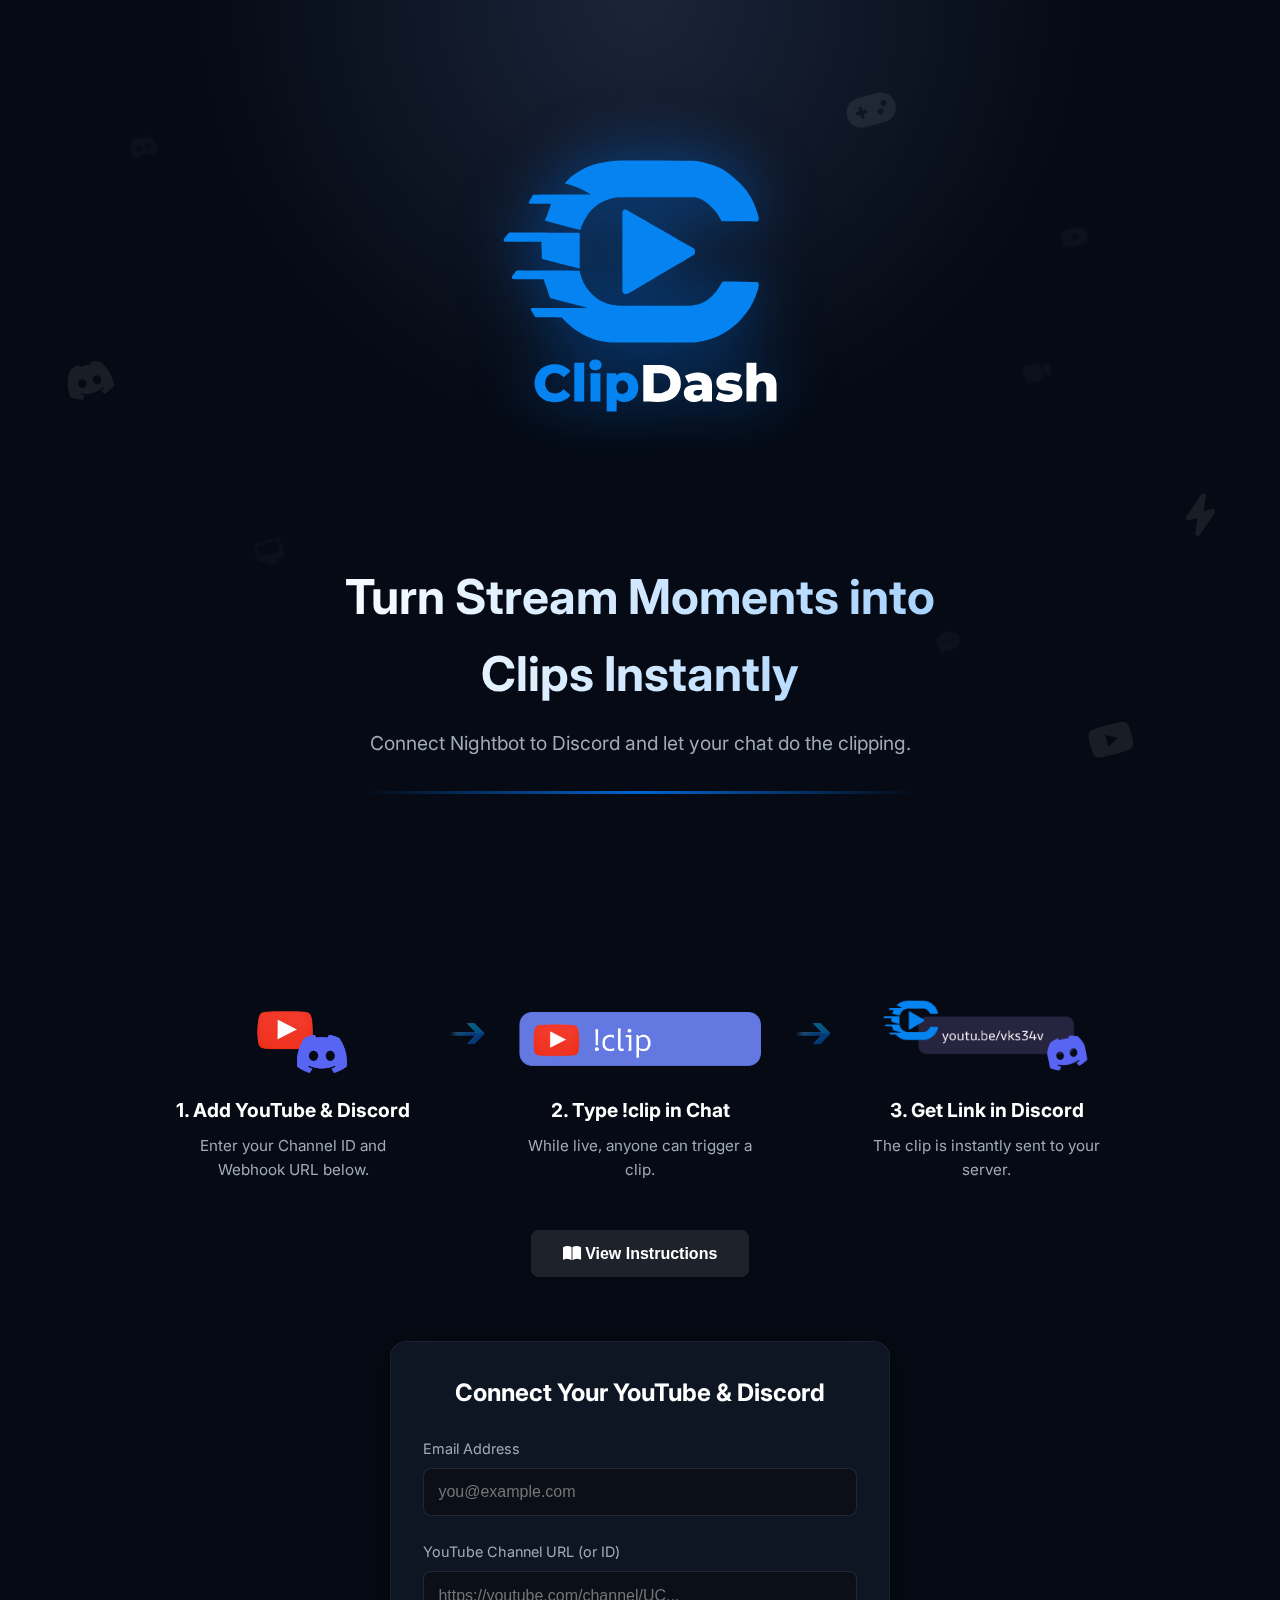
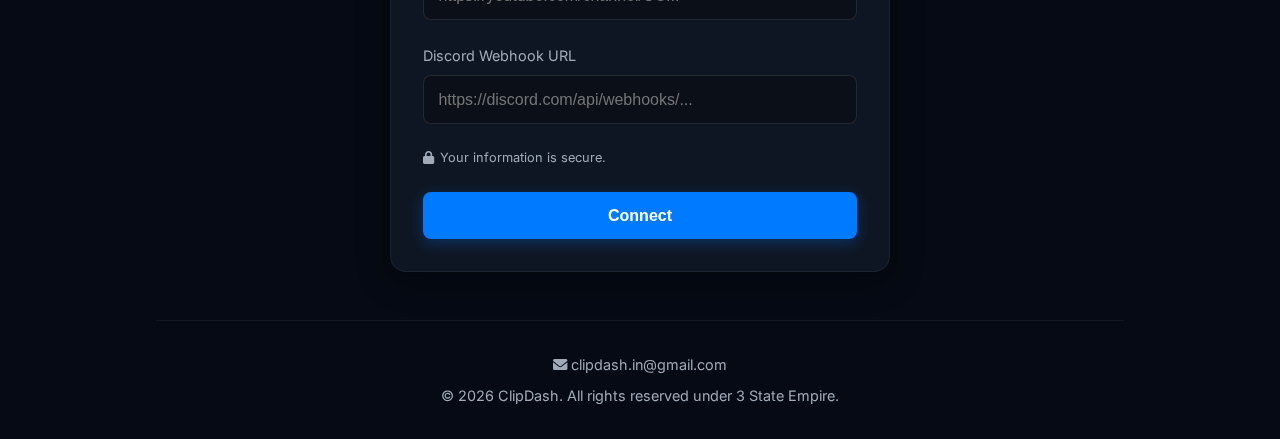
<file: public/index.html>
<!DOCTYPE html>
<html lang="en">

<head>
    <meta charset="UTF-8">
    <meta name="viewport" content="width=device-width, initial-scale=1.0">
    <meta name="theme-color" content="#050a14">
    <title>ClipDash - Automate Your Clips</title>
    <!-- Favicon -->
    <link rel="icon" href="assets/clipdashtab-removedbg.png">
    <!-- Google Fonts -->
    <link href="https://fonts.googleapis.com/css2?family=Inter:wght@400;600;800&display=swap" rel="stylesheet">
    <link rel="stylesheet" href="https://cdnjs.cloudflare.com/ajax/libs/font-awesome/6.0.0/css/all.min.css">
    <!-- Custom CSS -->
    <link rel="stylesheet" href="css/style.css">
</head>

<body>
    <!-- Parallax Background -->
    <div class="parallax-container">
        <!-- Back Layer (Slower, Darker) -->
        <div class="parallax-layer layer-back">
            <i class="fab fa-discord p-icon" style="top: 15%; left: 10%;"></i>
            <i class="fab fa-youtube p-icon" style="top: 25%; right: 15%;"></i>
            <i class="fas fa-desktop p-icon" style="top: 60%; left: 20%;"></i>
            <i class="fas fa-comment-dots p-icon" style="top: 70%; right: 25%;"></i>
            <i class="fas fa-video p-icon" style="top: 40%; left: 80%;"></i>
        </div>

        <!-- Front Layer (Faster, Brighter) -->
        <div class="parallax-layer layer-front">
            <i class="fab fa-discord p-icon" style="top: 40%; left: 5%;"></i>
            <i class="fas fa-gamepad p-icon" style="top: 10%; right: 30%;"></i>
            <i class="fab fa-youtube p-icon" style="top: 80%; left: 85%;"></i>
            <i class="fas fa-bolt p-icon" style="top: 55%; right: 5%;"></i>
        </div>
    </div>

    <!-- Instructions Modal -->
    <div id="instructionsModal" class="modal">
        <div class="modal-content">
            <span class="close-btn">&times;</span>
            <h2>📖 Setup Instructions</h2>
            <!-- PDF Viewer -->
            <div class="pdf-container">
                <iframe src="assets/instructions.pdf" width="100%" height="400px">
                </iframe>
            </div>
            <div class="modal-actions">
                <a href="assets/instructions.pdf" download class="btn btn-secondary">
                    <i class="fas fa-download"></i> Download PDF
                </a>
            </div>
        </div>
    </div>

    <div class="container">
        <div class="landing-section">
            <!-- Logo Header -->
            <header class="header">
                <div class="logo">
                    <img src="assets/clipdash-1.svg" alt="ClipDash Logo" class="logo-img">
                </div>
            </header>

            <!-- Hero Section -->
            <section class="hero">
                <h1>Turn Stream Moments into Clips Instantly</h1>
                <p class="subtitle">Connect Nightbot to Discord and let your chat do the clipping.</p>
                <div class="separator"></div>
            </section>
        </div>

        <!-- How It Works -->
        <section class="how-it-works">
            <div class="step">
                <div class="icon-box">
                    <img src="assets/ytdis.drawio.svg" alt="Add YouTube & Discord">
                </div>
                <h3>1. Add YouTube & Discord</h3>
                <p>Enter your Channel ID and Webhook URL below.</p>
            </div>

            <div class="step-arrow">
                <img src="assets/arrow.drawio.svg" alt="Arrow">
            </div>

            <div class="step">
                <div class="icon-box">
                    <img src="assets/clipbox.drawio.svg" alt="Type !clip">
                </div>
                <h3>2. Type !clip in Chat</h3>
                <p>While live, anyone can trigger a clip.</p>
            </div>

            <div class="step-arrow">
                <img src="assets/arrow.drawio.svg" alt="Arrow">
            </div>

            <div class="step">
                <div class="icon-box">
                    <img src="assets/dashdis.drawio.svg" alt="Get Link">
                </div>
                <h3>3. Get Link in Discord</h3>
                <p>The clip is instantly sent to your server.</p>
            </div>
        </section>

        <!-- Instructions CTA -->
        <div class="cta-container">
            <button id="openInstructionsBtn" class="btn btn-info">
                <i class="fas fa-book-open"></i> View Instructions
            </button>
        </div>

        <!-- Connect Form -->
        <section class="connect-section">
            <div class="card">
                <h2>Connect Your YouTube & Discord</h2>

                <form id="connectForm">
                    <div class="form-group">
                        <label for="emailInput">Email Address</label>
                        <input type="email" id="emailInput" placeholder="you@example.com" required>
                    </div>

                    <div class="form-group">
                        <label for="channelUrl">YouTube Channel URL (or ID)</label>
                        <input type="text" id="channelUrl" placeholder="https://youtube.com/channel/UC..." required>
                    </div>

                    <div class="form-group">
                        <label for="webhookUrl">Discord Webhook URL</label>
                        <input type="text" id="webhookUrl" placeholder="https://discord.com/api/webhooks/..." required>
                    </div>

                    <p class="security-note"><i class="fas fa-lock"></i> Your information is secure.</p>

                    <button type="submit" class="btn btn-primary" id="connectBtn">Connect</button>
                </form>

                <!-- Success State (Hidden by default) -->
                <div id="successState" class="hidden">
                    <div class="success-icon">
                        <i class="fas fa-check-circle"></i>
                    </div>
                    <h3>Connected!</h3>
                    <p>Copy this command into your Nightbot dashboard:</p>

                    <div class="command-box">
                        <code id="nightbotCommand">$(urlfetch https://...)</code>
                        <button id="copyBtn" class="btn-icon" title="Copy"><i class="fas fa-copy"></i></button>
                    </div>
                    <p class="success-hint">Done! Type !clip in your chat to test.</p>
                    <button id="resetBtn" class="btn btn-text">Connect Another</button>
                </div>
            </div>
        </section>

        <!-- Footer -->
        <footer class="footer">
            <div class="contact-links">
                <a href="mailto:clipdash.in@gmail.com"><i class="fas fa-envelope"></i> clipdash.in@gmail.com</a>
            </div>
            <p>&copy; 2026 ClipDash. All rights reserved under 3 State Empire.</p>
        </footer>
    </div>

    <!-- Scripts -->
    <script src="js/app.js"></script>
</body>

</html>
</file>
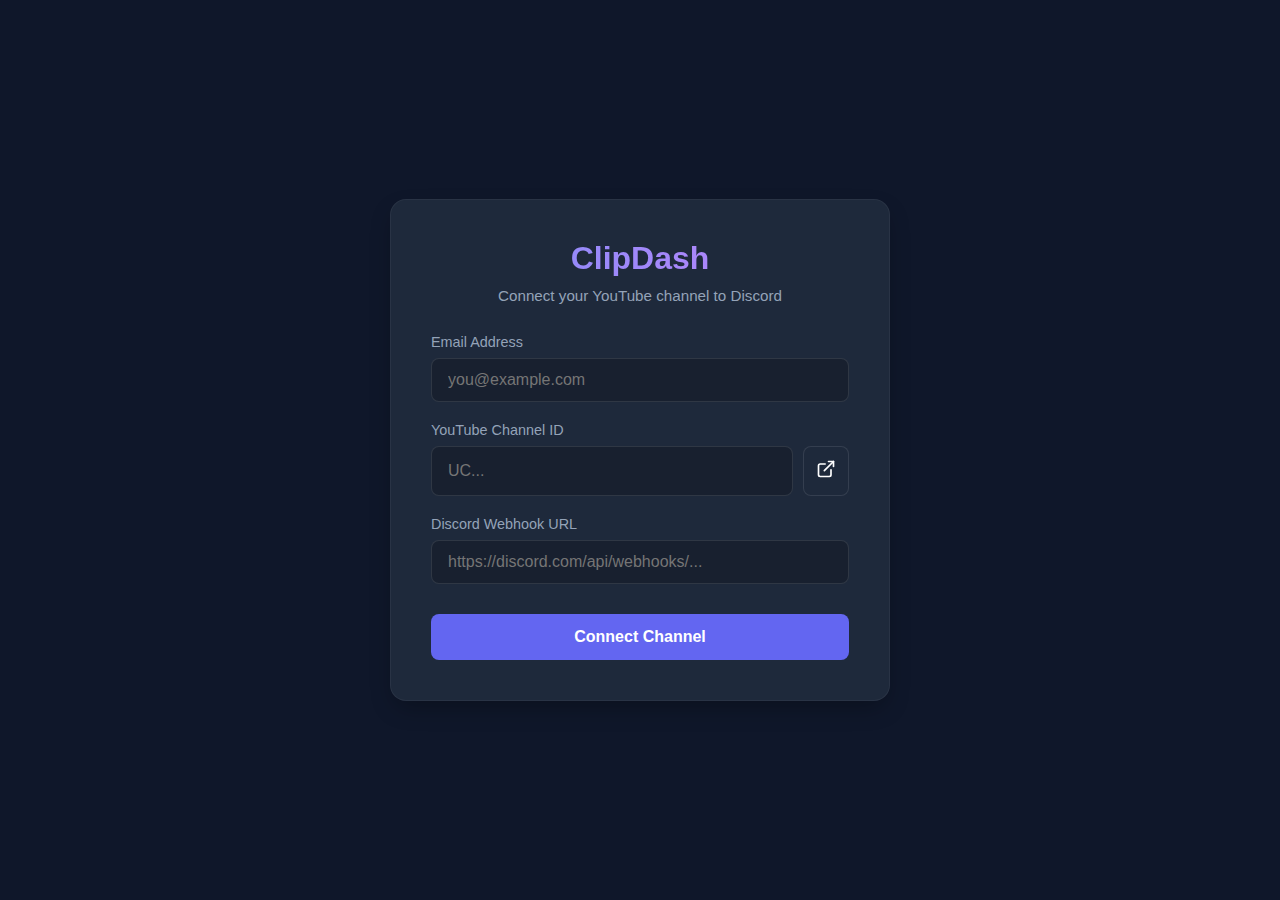
<file: signup.html>
<!DOCTYPE html>
<html lang="en">

<head>
    <meta charset="UTF-8">
    <meta name="viewport" content="width=device-width, initial-scale=1.0">
    <title>ClipDash | Signup</title>
    <style>
        :root {
            --bg-color: #0f172a;
            --card-bg: #1e293b;
            --text-primary: #f8fafc;
            --text-secondary: #94a3b8;
            --accent-color: #6366f1;
            --accent-hover: #4f46e5;
            --error-color: #ef4444;
            --success-color: #22c55e;
        }

        * {
            box-sizing: border-box;
            margin: 0;
            padding: 0;
            font-family: 'Inter', -apple-system, BlinkMacSystemFont, "Segoe UI", Roboto, Helvetica, Arial, sans-serif;
        }

        body {
            background-color: var(--bg-color);
            color: var(--text-primary);
            display: flex;
            justify-content: center;
            align-items: center;
            min-height: 100vh;
            padding: 20px;
        }

        .container {
            background-color: var(--card-bg);
            padding: 40px;
            border-radius: 16px;
            box-shadow: 0 10px 25px -5px rgba(0, 0, 0, 0.3);
            width: 100%;
            max-width: 500px;
            border: 1px solid rgba(255, 255, 255, 0.05);
        }

        h1 {
            text-align: center;
            margin-bottom: 10px;
            font-size: 2rem;
            background: linear-gradient(to right, #818cf8, #c084fc);
            -webkit-background-clip: text;
            -webkit-text-fill-color: transparent;
        }

        p.subtitle {
            text-align: center;
            color: var(--text-secondary);
            margin-bottom: 30px;
            font-size: 0.95rem;
        }

        .form-group {
            margin-bottom: 20px;
        }

        label {
            display: block;
            margin-bottom: 8px;
            font-size: 0.9rem;
            color: var(--text-secondary);
            font-weight: 500;
        }

        input {
            width: 100%;
            padding: 12px 16px;
            background-color: rgba(0, 0, 0, 0.2);
            border: 1px solid rgba(255, 255, 255, 0.1);
            border-radius: 8px;
            color: var(--text-primary);
            font-size: 1rem;
            transition: all 0.2s ease;
        }

        input:focus {
            outline: none;
            border-color: var(--accent-color);
            box-shadow: 0 0 0 3px rgba(99, 102, 241, 0.2);
        }

        button {
            width: 100%;
            padding: 14px;
            background-color: var(--accent-color);
            color: white;
            border: none;
            border-radius: 8px;
            font-size: 1rem;
            font-weight: 600;
            cursor: pointer;
            transition: background-color 0.2s ease;
            margin-top: 10px;
        }

        button:hover {
            background-color: var(--accent-hover);
        }

        button:disabled {
            opacity: 0.7;
            cursor: not-allowed;
        }

        .message {
            margin-top: 20px;
            padding: 12px;
            border-radius: 8px;
            text-align: center;
            font-size: 0.9rem;
            display: none;
        }

        .message.success {
            background-color: rgba(34, 197, 94, 0.1);
            color: var(--success-color);
            border: 1px solid rgba(34, 197, 94, 0.2);
            display: block;
        }

        .message.error {
            background-color: rgba(239, 68, 68, 0.1);
            color: var(--error-color);
            border: 1px solid rgba(239, 68, 68, 0.2);
            display: block;
        }
    </style>
</head>

<body>
    <div class="container">
        <h1>ClipDash</h1>
        <p class="subtitle">Connect your YouTube channel to Discord</p>

        <form id="signupForm">
            <div class="form-group">
                <label for="email">Email Address</label>
                <input type="email" id="email" placeholder="you@example.com" required>
            </div>

            <div class="form-group">
                <label for="youtubeChannelId">YouTube Channel ID</label>
                <div style="display: flex; gap: 10px;">
                    <input type="text" id="youtubeChannelId" placeholder="UC..." required style="flex: 1;">
                    <button type="button" id="checkChannelBtn"
                        style="width: auto; margin-top: 0; padding: 12px; background: var(--card-bg); border: 1px solid rgba(255,255,255,0.1);"
                        title="Verify Channel Link">
                        <!-- External Link Icon -->
                        <svg xmlns="http://www.w3.org/2000/svg" width="20" height="20" viewBox="0 0 24 24" fill="none"
                            stroke="currentColor" stroke-width="2" stroke-linecap="round" stroke-linejoin="round">
                            <path d="M18 13v6a2 2 0 0 1-2 2H5a2 2 0 0 1-2-2V8a2 2 0 0 1 2-2h6"></path>
                            <polyline points="15 3 21 3 21 9"></polyline>
                            <line x1="10" y1="14" x2="21" y2="3"></line>
                        </svg>
                    </button>
                </div>
            </div>

            <div class="form-group">
                <label for="discordWebhookUrl">Discord Webhook URL</label>
                <input type="url" id="discordWebhookUrl" placeholder="https://discord.com/api/webhooks/..." required>
            </div>

            <button type="submit" id="submitBtn">Connect Channel</button>
        </form>

        <div id="messageBox" class="message"></div>

        <div id="commandBox"
            style="display:none; margin-top: 20px; background: rgba(0,0,0,0.3); padding: 15px; border-radius: 8px; border: 1px solid rgba(255,255,255,0.1); position: relative;">
            <p style="color: var(--text-secondary); font-size: 0.9rem; margin-bottom: 8px;">Copy this command into
                Nightbot:</p>
            <div style="display: flex; gap: 10px; align-items: center;">
                <code id="nightbotCommand"
                    style="display: block; flex: 1; padding: 10px; background: #000; color: #22c55e; border-radius: 4px; font-family: monospace; word-break: break-all;"></code>
                <button type="button" id="copyBtn"
                    style="width: auto; margin-top: 0; padding: 10px; background: var(--accent-color);"
                    title="Copy to Clipboard">
                    <!-- Copy Icon -->
                    <svg xmlns="http://www.w3.org/2000/svg" width="20" height="20" viewBox="0 0 24 24" fill="none"
                        stroke="currentColor" stroke-width="2" stroke-linecap="round" stroke-linejoin="round">
                        <rect x="9" y="9" width="13" height="13" rx="2" ry="2"></rect>
                        <path d="M5 15H4a2 2 0 0 1-2-2V4a2 2 0 0 1 2-2h9a2 2 0 0 1 2 2v1"></path>
                    </svg>
                </button>
            </div>
        </div>
    </div>

    <script>
        const form = document.getElementById('signupForm');
        const messageBox = document.getElementById('messageBox');
        const submitBtn = document.getElementById('submitBtn');
        const commandBox = document.getElementById('commandBox');
        const nightbotCommand = document.getElementById('nightbotCommand');
        const checkChannelBtn = document.getElementById('checkChannelBtn');
        const copyBtn = document.getElementById('copyBtn');

        // Verify Channel ID Logic
        checkChannelBtn.addEventListener('click', () => {
            const channelId = document.getElementById('youtubeChannelId').value.trim();
            if (channelId) {
                window.open(`https://www.youtube.com/channel/${channelId}`, '_blank');
            } else {
                alert("Please enter a Channel ID first.");
            }
        });

        // Copy Logic
        copyBtn.addEventListener('click', () => {
            const commandText = nightbotCommand.textContent;
            navigator.clipboard.writeText(commandText).then(() => {
                const originalText = copyBtn.innerHTML;
                copyBtn.innerHTML = '<svg xmlns="http://www.w3.org/2000/svg" width="20" height="20" viewBox="0 0 24 24" fill="none" stroke="currentColor" stroke-width="2" stroke-linecap="round" stroke-linejoin="round"><polyline points="20 6 9 17 4 12"></polyline></svg>'; // Checkmark
                setTimeout(() => {
                    copyBtn.innerHTML = originalText;
                }, 2000);
            });
        });

        // In production, this would be your real domain (e.g., https://www.clipdash.in)
        const API_BASE_URL = "https://www.clipdash.in";

        form.addEventListener('submit', async (e) => {
            e.preventDefault();

            // Reset message
            messageBox.className = 'message';
            messageBox.textContent = '';
            commandBox.style.display = 'none';
            submitBtn.disabled = true;
            submitBtn.textContent = 'Connecting...';

            const channelId = document.getElementById('youtubeChannelId').value.trim();

            // Construct full URL for backend
            const fullChannelUrl = `https://www.youtube.com/channel/${channelId}`;

            const data = {
                email: document.getElementById('email').value,
                youtubeChannelUrl: fullChannelUrl,
                discordWebhookUrl: document.getElementById('discordWebhookUrl').value
            };

            try {
                // Use the hardcoded URL for the API call too, if we want to test via ngrok
                // Or keep using localhost for the signup call itself since we are local.
                // Let's use localhost for the signup call to avoid ngrok latency/issues for the signup itself,
                // BUT use the ngrok URL for the generated command.
                const response = await fetch('http://www.clipdash.in/webhook/signup', {
                    method: 'POST',
                    headers: {
                        'Content-Type': 'application/json',
                    },
                    body: JSON.stringify(data)
                });

                const result = await response.json();

                if (response.ok) {
                    messageBox.textContent = `Success! Channel Connected.`;
                    messageBox.classList.add('success');

                    // Generate Command using the hardcoded public URL and Nightbot variable
                    // $(channelid) automatically gets the ID of the channel where the command is run.
                    // $(querystring) captures everything typed after !clip (e.g. "!clip epic fail" -> message="epic fail")
                    const command = `$(urlfetch ${API_BASE_URL}/webhook/clip?channel_id=$(channelid)&user=$(user)&message=$(querystring))`;
                    nightbotCommand.textContent = command;
                    commandBox.style.display = 'block';

                    // form.reset(); 
                } else {
                    throw new Error(result.detail || 'Failed to signup');
                }
            } catch (error) {
                messageBox.textContent = `Error: ${error.message}`;
                messageBox.classList.add('error');
            } finally {
                submitBtn.disabled = false;
                submitBtn.textContent = 'Connect Channel';
            }
        });
    </script>
</body>

</html>
</file>
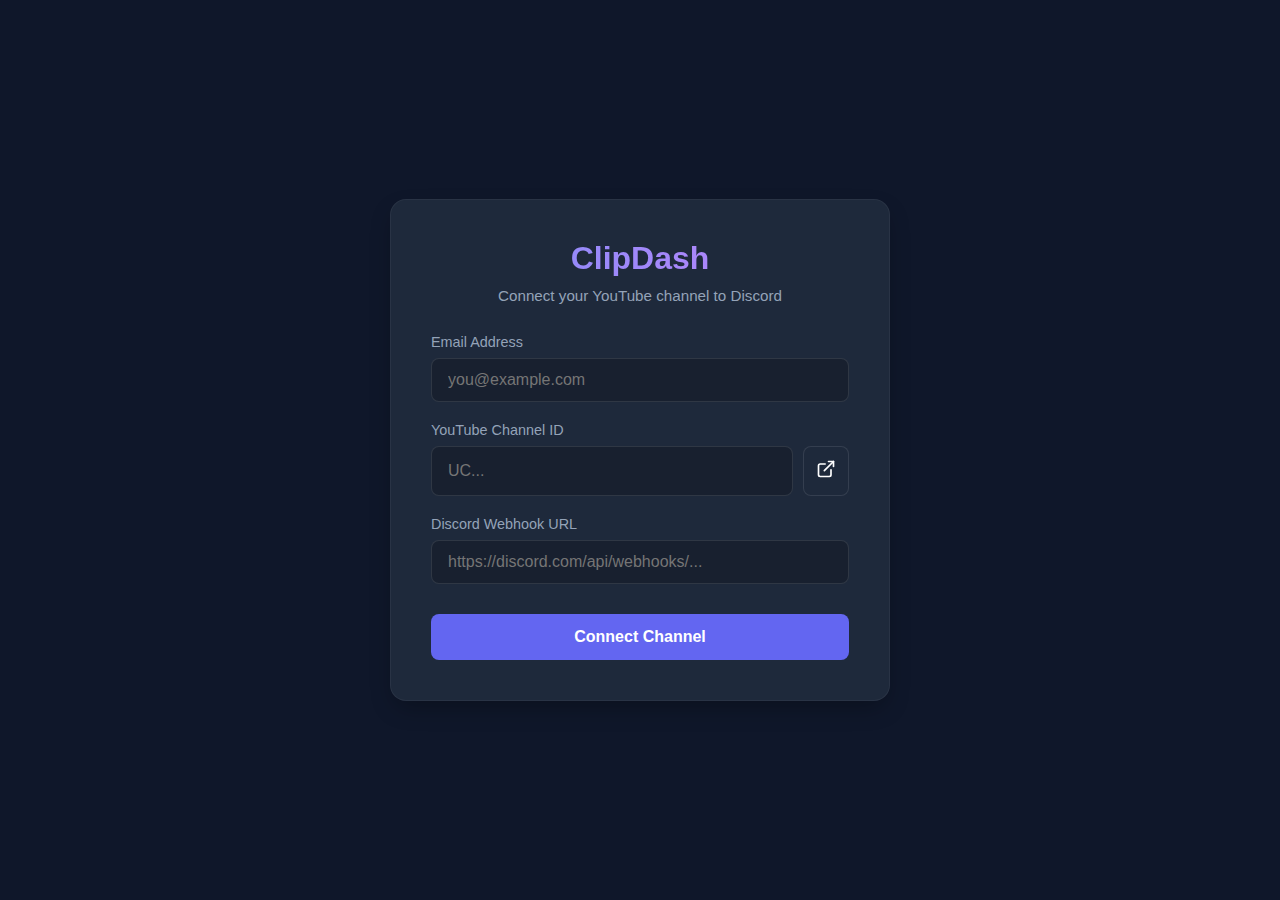
<file: backup/signup.html>
<!DOCTYPE html>
<html lang="en">

<head>
    <meta charset="UTF-8">
    <meta name="viewport" content="width=device-width, initial-scale=1.0">
    <title>ClipDash | Signup</title>
    <style>
        :root {
            --bg-color: #0f172a;
            --card-bg: #1e293b;
            --text-primary: #f8fafc;
            --text-secondary: #94a3b8;
            --accent-color: #6366f1;
            --accent-hover: #4f46e5;
            --error-color: #ef4444;
            --success-color: #22c55e;
        }

        * {
            box-sizing: border-box;
            margin: 0;
            padding: 0;
            font-family: 'Inter', -apple-system, BlinkMacSystemFont, "Segoe UI", Roboto, Helvetica, Arial, sans-serif;
        }

        body {
            background-color: var(--bg-color);
            color: var(--text-primary);
            display: flex;
            justify-content: center;
            align-items: center;
            min-height: 100vh;
            padding: 20px;
        }

        .container {
            background-color: var(--card-bg);
            padding: 40px;
            border-radius: 16px;
            box-shadow: 0 10px 25px -5px rgba(0, 0, 0, 0.3);
            width: 100%;
            max-width: 500px;
            border: 1px solid rgba(255, 255, 255, 0.05);
        }

        h1 {
            text-align: center;
            margin-bottom: 10px;
            font-size: 2rem;
            background: linear-gradient(to right, #818cf8, #c084fc);
            -webkit-background-clip: text;
            -webkit-text-fill-color: transparent;
        }

        p.subtitle {
            text-align: center;
            color: var(--text-secondary);
            margin-bottom: 30px;
            font-size: 0.95rem;
        }

        .form-group {
            margin-bottom: 20px;
        }

        label {
            display: block;
            margin-bottom: 8px;
            font-size: 0.9rem;
            color: var(--text-secondary);
            font-weight: 500;
        }

        input {
            width: 100%;
            padding: 12px 16px;
            background-color: rgba(0, 0, 0, 0.2);
            border: 1px solid rgba(255, 255, 255, 0.1);
            border-radius: 8px;
            color: var(--text-primary);
            font-size: 1rem;
            transition: all 0.2s ease;
        }

        input:focus {
            outline: none;
            border-color: var(--accent-color);
            box-shadow: 0 0 0 3px rgba(99, 102, 241, 0.2);
        }

        button {
            width: 100%;
            padding: 14px;
            background-color: var(--accent-color);
            color: white;
            border: none;
            border-radius: 8px;
            font-size: 1rem;
            font-weight: 600;
            cursor: pointer;
            transition: background-color 0.2s ease;
            margin-top: 10px;
        }

        button:hover {
            background-color: var(--accent-hover);
        }

        button:disabled {
            opacity: 0.7;
            cursor: not-allowed;
        }

        .message {
            margin-top: 20px;
            padding: 12px;
            border-radius: 8px;
            text-align: center;
            font-size: 0.9rem;
            display: none;
        }

        .message.success {
            background-color: rgba(34, 197, 94, 0.1);
            color: var(--success-color);
            border: 1px solid rgba(34, 197, 94, 0.2);
            display: block;
        }

        .message.error {
            background-color: rgba(239, 68, 68, 0.1);
            color: var(--error-color);
            border: 1px solid rgba(239, 68, 68, 0.2);
            display: block;
        }
    </style>
</head>

<body>
    <div class="container">
        <h1>ClipDash</h1>
        <p class="subtitle">Connect your YouTube channel to Discord</p>

        <form id="signupForm">
            <div class="form-group">
                <label for="email">Email Address</label>
                <input type="email" id="email" placeholder="you@example.com" required>
            </div>

            <div class="form-group">
                <label for="youtubeChannelId">YouTube Channel ID</label>
                <div style="display: flex; gap: 10px;">
                    <input type="text" id="youtubeChannelId" placeholder="UC..." required style="flex: 1;">
                    <button type="button" id="checkChannelBtn"
                        style="width: auto; margin-top: 0; padding: 12px; background: var(--card-bg); border: 1px solid rgba(255,255,255,0.1);"
                        title="Verify Channel Link">
                        <!-- External Link Icon -->
                        <svg xmlns="http://www.w3.org/2000/svg" width="20" height="20" viewBox="0 0 24 24" fill="none"
                            stroke="currentColor" stroke-width="2" stroke-linecap="round" stroke-linejoin="round">
                            <path d="M18 13v6a2 2 0 0 1-2 2H5a2 2 0 0 1-2-2V8a2 2 0 0 1 2-2h6"></path>
                            <polyline points="15 3 21 3 21 9"></polyline>
                            <line x1="10" y1="14" x2="21" y2="3"></line>
                        </svg>
                    </button>
                </div>
            </div>

            <div class="form-group">
                <label for="discordWebhookUrl">Discord Webhook URL</label>
                <input type="url" id="discordWebhookUrl" placeholder="https://discord.com/api/webhooks/..." required>
            </div>

            <button type="submit" id="submitBtn">Connect Channel</button>
        </form>

        <div id="messageBox" class="message"></div>

        <div id="commandBox"
            style="display:none; margin-top: 20px; background: rgba(0,0,0,0.3); padding: 15px; border-radius: 8px; border: 1px solid rgba(255,255,255,0.1); position: relative;">
            <p style="color: var(--text-secondary); font-size: 0.9rem; margin-bottom: 8px;">Copy this command into
                Nightbot:</p>
            <div style="display: flex; gap: 10px; align-items: center;">
                <code id="nightbotCommand"
                    style="display: block; flex: 1; padding: 10px; background: #000; color: #22c55e; border-radius: 4px; font-family: monospace; word-break: break-all;"></code>
                <button type="button" id="copyBtn"
                    style="width: auto; margin-top: 0; padding: 10px; background: var(--accent-color);"
                    title="Copy to Clipboard">
                    <!-- Copy Icon -->
                    <svg xmlns="http://www.w3.org/2000/svg" width="20" height="20" viewBox="0 0 24 24" fill="none"
                        stroke="currentColor" stroke-width="2" stroke-linecap="round" stroke-linejoin="round">
                        <rect x="9" y="9" width="13" height="13" rx="2" ry="2"></rect>
                        <path d="M5 15H4a2 2 0 0 1-2-2V4a2 2 0 0 1 2-2h9a2 2 0 0 1 2 2v1"></path>
                    </svg>
                </button>
            </div>
        </div>
    </div>

    <script>
        const form = document.getElementById('signupForm');
        const messageBox = document.getElementById('messageBox');
        const submitBtn = document.getElementById('submitBtn');
        const commandBox = document.getElementById('commandBox');
        const nightbotCommand = document.getElementById('nightbotCommand');
        const checkChannelBtn = document.getElementById('checkChannelBtn');
        const copyBtn = document.getElementById('copyBtn');

        // Verify Channel ID Logic
        checkChannelBtn.addEventListener('click', () => {
            const channelId = document.getElementById('youtubeChannelId').value.trim();
            if (channelId) {
                window.open(`https://www.youtube.com/channel/${channelId}`, '_blank');
            } else {
                alert("Please enter a Channel ID first.");
            }
        });

        // Copy Logic
        copyBtn.addEventListener('click', () => {
            const commandText = nightbotCommand.textContent;
            navigator.clipboard.writeText(commandText).then(() => {
                const originalText = copyBtn.innerHTML;
                copyBtn.innerHTML = '<svg xmlns="http://www.w3.org/2000/svg" width="20" height="20" viewBox="0 0 24 24" fill="none" stroke="currentColor" stroke-width="2" stroke-linecap="round" stroke-linejoin="round"><polyline points="20 6 9 17 4 12"></polyline></svg>'; // Checkmark
                setTimeout(() => {
                    copyBtn.innerHTML = originalText;
                }, 2000);
            });
        });

        // In production, this would be your real domain (e.g., https://www.clipdash.in)
        const API_BASE_URL = "https://www.clipdash.in";

        form.addEventListener('submit', async (e) => {
            e.preventDefault();

            // Reset message
            messageBox.className = 'message';
            messageBox.textContent = '';
            commandBox.style.display = 'none';
            submitBtn.disabled = true;
            submitBtn.textContent = 'Connecting...';

            const channelId = document.getElementById('youtubeChannelId').value.trim();

            // Construct full URL for backend
            const fullChannelUrl = `https://www.youtube.com/channel/${channelId}`;

            const data = {
                email: document.getElementById('email').value,
                youtubeChannelUrl: fullChannelUrl,
                discordWebhookUrl: document.getElementById('discordWebhookUrl').value
            };

            try {
                // Use HTTPS for the API call
                const response = await fetch('https://www.clipdash.in/webhook/signup', {
                    method: 'POST',
                    headers: {
                        'Content-Type': 'application/json',
                    },
                    body: JSON.stringify(data)
                });

                const result = await response.json();

                if (response.ok) {
                    messageBox.textContent = `Success! Channel Connected.`;
                    messageBox.classList.add('success');

                    // Generate Command using the hardcoded public URL and Nightbot variable
                    // $(channelid) automatically gets the ID of the channel where the command is run.
                    // $(querystring) captures everything typed after !clip (e.g. "!clip epic fail" -> message="epic fail")
                    const command = `$(urlfetch ${API_BASE_URL}/webhook/clip?channel_id=$(channelid)&user=$(user)&message=$(querystring))`;
                    nightbotCommand.textContent = command;
                    commandBox.style.display = 'block';

                    // form.reset(); 
                } else {
                    throw new Error(result.detail || 'Failed to signup');
                }
            } catch (error) {
                messageBox.textContent = `Error: ${error.message}`;
                messageBox.classList.add('error');
            } finally {
                submitBtn.disabled = false;
                submitBtn.textContent = 'Connect Channel';
            }
        });
    </script>
</body>

</html>
</file>
<file: public/css/style.css>
:root {
    --bg-color: #050a14;
    --card-bg: #0f1623;
    --text-primary: #ffffff;
    --text-secondary: #a0aab8;
    --accent-blue: #007bff;
    --accent-hover: #0056b3;
    --neon-glow: 0 0 10px rgba(0, 123, 255, 0.5);
    --font-main: 'Inter', system-ui, -apple-system, sans-serif;
}

* {
    box-sizing: border-box;
    margin: 0;
    padding: 0;
}

html {
    background: radial-gradient(circle at top, #1a253a 0%, var(--bg-color) 40%);
    background-attachment: fixed;
    background-color: var(--bg-color);
    /* Fallback */
    min-height: 100%;
    scroll-behavior: smooth;
}

body {
    font-family: var(--font-main);
    color: var(--text-primary);
    line-height: 1.6;
    min-height: 100vh;
    display: flex;
    flex-direction: column;
    overflow-x: hidden;
}

/* Parallax Background */
.parallax-container {
    position: fixed;
    top: 0;
    left: 0;
    width: 100%;
    height: 100%;
    z-index: -1;
    pointer-events: none;
    overflow: hidden;
}

.parallax-layer {
    position: absolute;
    width: 100%;
    height: 100%;
    will-change: transform;
}

.p-icon {
    position: absolute;
    font-size: 2rem;
    color: rgba(255, 255, 255, 0.1);
    /* Subtle gray base */
    transform: rotate(-15deg);
    /* The "tilt" */
}

.layer-back .p-icon {
    font-size: 1.5rem;
    /* Smaller/Further */
    color: rgba(255, 255, 255, 0.03);
    /* Darker/Dimmer */
    filter: blur(1px);
    /* Slight blur for depth */
}

.layer-front .p-icon {
    font-size: 2.5rem;
    /* Larger/Closer */
    color: rgba(255, 255, 255, 0.08);
    /* Brighter */
}

.container {
    max-width: 1000px;
    margin: 0 auto;
    padding: 2rem 1rem;
    flex: 1;
    display: flex;
    flex-direction: column;
    align-items: center;
}

/* Header */
.header {
    margin-bottom: 3rem;
    text-align: center;
}

.logo {
    display: flex;
    align-items: center;
    gap: 0.8rem;
    font-size: 2.5rem;
    font-weight: 800;
}

.logo-icon {
    color: var(--accent-blue);
    filter: drop-shadow(var(--neon-glow));
}

.highlight {
    color: var(--text-primary);
}

/* Hero */
.hero {
    text-align: center;
    margin-bottom: 4rem;
    max-width: 700px;
}

.hero h1 {
    font-size: 3rem;
    margin-bottom: 1rem;
    background: linear-gradient(to right, #fff, #a0cfff);
    -webkit-background-clip: text;
    -webkit-text-fill-color: transparent;
}

.subtitle {
    font-size: 1.2rem;
    color: var(--text-secondary);
}

@keyframes float {
    0% {
        transform: translateY(0px);
    }

    50% {
        transform: translateY(-20px);
    }

    100% {
        transform: translateY(0px);
    }
}

.logo-img {
    height: 50vh;
    /* Bigger logo filling more screen */
    max-height: 800px;
    width: auto;
    filter: drop-shadow(0 0 30px rgba(0, 123, 255, 0.5));
    /* Stronger glow */
    animation: float 6s ease-in-out infinite;
    margin-top: 0;
    /* Reset margin since we centering via flex */
}

.logo-img:hover {
    filter: drop-shadow(0 0 50px rgba(0, 123, 255, 0.8));
    /* Intensify glow on hover */
}

.landing-section {
    min-height: 95vh;
    /* Form a "landing page" feel */
    display: flex;
    flex-direction: column;
    justify-content: center;
    align-items: center;
    width: 100%;
    margin-bottom: 4rem;
    /* Spacing before "How It Works" */
}

/* Diminishing Blue Line */
.separator {
    height: 3px;
    width: 80%;
    max-width: 600px;
    margin: 2rem auto 0 auto;
    background: linear-gradient(90deg, transparent 0%, var(--accent-blue) 50%, transparent 100%);
    border-radius: 2px;
    opacity: 0.8;
}

/* How It Works */
.how-it-works {
    display: flex;
    /* Changed from grid to flex for arrows flow */
    justify-content: center;
    align-items: flex-start;
    gap: 1rem;
    width: 100%;
    margin-bottom: 2rem;
    flex-wrap: wrap;
    /* Auto-wrap on mobile */
    padding-top: 2rem;
    /* Extra space after the landing section */
}

.step {
    text-align: center;
    padding: 1rem;
    flex: 1;
    min-width: 200px;
    max-width: 300px;
}

.icon-box {
    margin-bottom: 1rem;
    height: 80px;
    /* Increased height for SVGs */
    display: flex;
    align-items: center;
    justify-content: center;
}

.icon-box img {
    max-height: 100%;
    max-width: 100%;
    object-fit: contain;
}

.step-arrow {
    display: flex;
    align-items: center;
    justify-content: center;
    height: 100px;
    /* Align with icon box visually */
    color: var(--accent-blue);
    opacity: 0.8;
}

.step-arrow img {
    width: 40px;
    opacity: 0.6;
}

.step h3 {
    margin-bottom: 0.5rem;
    font-size: 1.2rem;
}

.step p {
    color: var(--text-secondary);
    font-size: 0.95rem;
}

/* CTA */
.cta-container {
    margin-bottom: 4rem;
}

/* Forms */
.connect-section {
    width: 100%;
    max-width: 500px;
    margin-bottom: 3rem;
}

.card {
    background: var(--card-bg);
    padding: 2rem;
    border-radius: 16px;
    box-shadow: 0 8px 32px rgba(0, 0, 0, 0.4);
    border: 1px solid rgba(255, 255, 255, 0.05);
}

.card h2 {
    text-align: center;
    margin-bottom: 1.5rem;
    font-size: 1.5rem;
}

.form-group {
    margin-bottom: 1.5rem;
}

label {
    display: block;
    margin-bottom: 0.5rem;
    font-size: 0.9rem;
    color: var(--text-secondary);
}

input {
    width: 100%;
    padding: 0.9rem;
    background: rgba(0, 0, 0, 0.3);
    border: 1px solid rgba(255, 255, 255, 0.1);
    border-radius: 8px;
    color: #fff;
    font-size: 1rem;
    transition: all 0.3s ease;
}

input:focus {
    outline: none;
    border-color: var(--accent-blue);
    box-shadow: 0 0 0 3px rgba(0, 123, 255, 0.2);
}

.security-note {
    font-size: 0.8rem;
    color: var(--text-secondary);
    display: flex;
    align-items: center;
    gap: 0.4rem;
    margin-bottom: 1.5rem;
}

/* Buttons */
.btn {
    display: inline-block;
    padding: 0.9rem 2rem;
    border-radius: 8px;
    font-weight: 600;
    text-decoration: none;
    transition: all 0.3s ease;
    cursor: pointer;
    border: none;
    font-size: 1rem;
    width: 100%;
    text-align: center;
}

.btn-primary {
    background: var(--accent-blue);
    color: #fff;
    box-shadow: 0 4px 15px rgba(0, 123, 255, 0.3);
}

.btn-primary:hover {
    background: var(--accent-hover);
    transform: translateY(-2px);
}

.btn-info {
    background: rgba(255, 255, 255, 0.1);
    color: #fff;
    width: auto;
}

.btn-info:hover {
    background: rgba(255, 255, 255, 0.2);
}

.btn-text {
    background: transparent;
    color: var(--text-secondary);
    margin-top: 1rem;
}

.btn-text:hover {
    color: #fff;
    text-decoration: underline;
}

/* Success State */
.hidden {
    display: none;
}

.success-icon {
    font-size: 4rem;
    color: #28a745;
    text-align: center;
    margin-bottom: 1rem;
}

.card h3 {
    text-align: center;
}

.success-hint {
    text-align: center;
    font-size: 0.9rem;
    color: var(--text-secondary);
    margin-top: 1rem;
}

.command-box {
    background: rgba(0, 0, 0, 0.4);
    border: 1px solid rgba(255, 255, 255, 0.1);
    padding: 1rem;
    border-radius: 8px;
    display: flex;
    align-items: center;
    justify-content: space-between;
    margin-top: 1rem;
}

code {
    font-family: monospace;
    color: #4cd137;
    word-break: break-all;
}

.btn-icon {
    background: transparent;
    border: none;
    color: var(--text-secondary);
    cursor: pointer;
    padding: 0.5rem;
    font-size: 1.1rem;
    transition: color 0.3s;
}

.btn-icon:hover {
    color: #fff;
}

/* Modal */
.modal {
    display: none;
    position: fixed;
    z-index: 1000;
    left: 0;
    top: 0;
    width: 100%;
    height: 100%;
    background-color: rgba(0, 0, 0, 0.8);
    backdrop-filter: blur(5px);
}

.modal-content {
    background-color: var(--card-bg);
    margin: 5% auto;
    padding: 2rem;
    border: 1px solid #888;
    width: 90%;
    max-width: 800px;
    border-radius: 12px;
    position: relative;
    max-height: 90vh;
    display: flex;
    flex-direction: column;
}

.close-btn {
    color: #aaa;
    float: right;
    font-size: 28px;
    font-weight: bold;
    align-self: flex-end;
    cursor: pointer;
}

.close-btn:hover {
    color: #fff;
}

.pdf-container {
    flex: 1;
    background: #fff;
    margin: 1rem 0;
    border-radius: 4px;
    overflow: hidden;
    min-height: 400px;
}

.modal-actions {
    text-align: right;
}

/* Footer */
.footer {
    text-align: center;
    padding-top: 2rem;
    border-top: 1px solid rgba(255, 255, 255, 0.05);
    width: 100%;
    color: var(--text-secondary);
    font-size: 0.9rem;
}

.contact-links a {
    color: var(--text-secondary);
    text-decoration: none;
    margin-bottom: 0.5rem;
    display: inline-block;
}

.contact-links a:hover {
    color: var(--accent-blue);
}

/* Mobile Responsiveness */
@media (max-width: 768px) {
    .hero h1 {
        font-size: 2.2rem;
    }

    .how-it-works {
        grid-template-columns: 1fr;
        gap: 1.5rem;
    }

    .modal-content {
        margin: 10% auto;
        padding: 1.5rem;
    }
}
</file>
